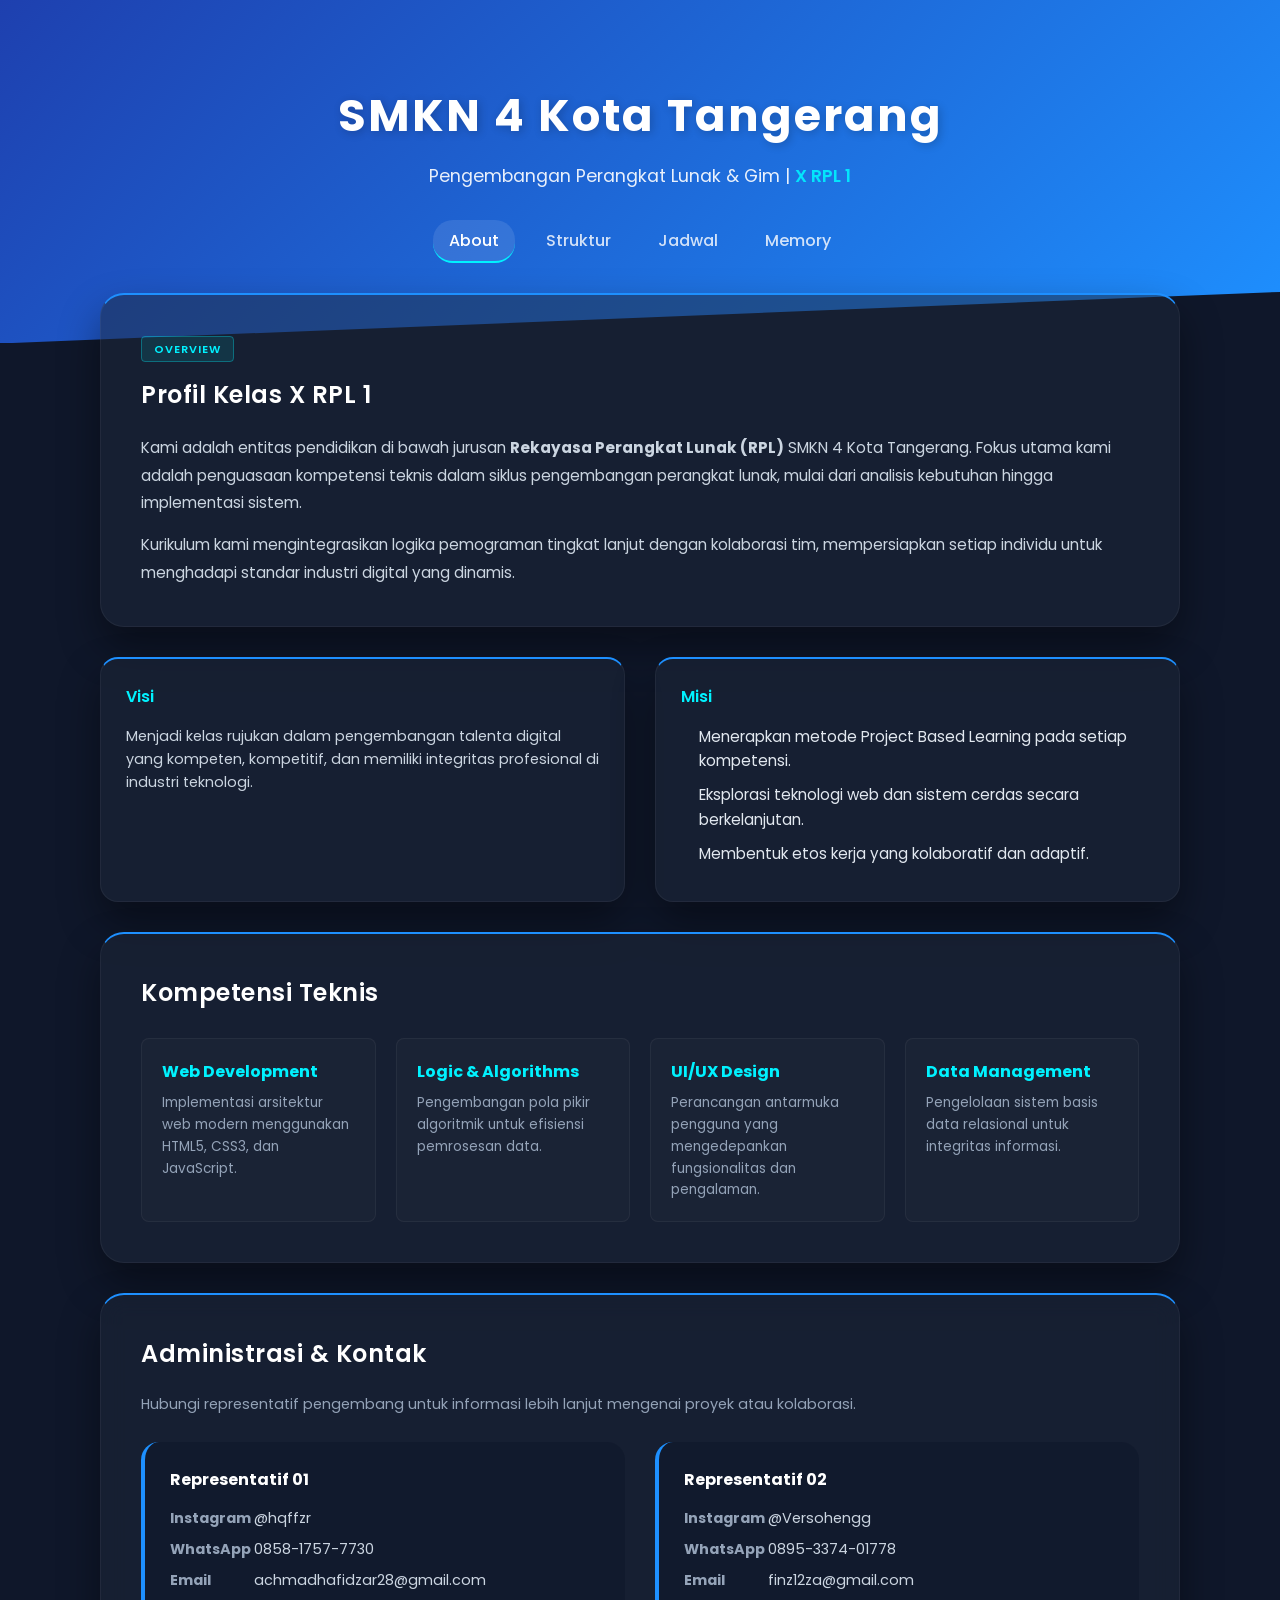
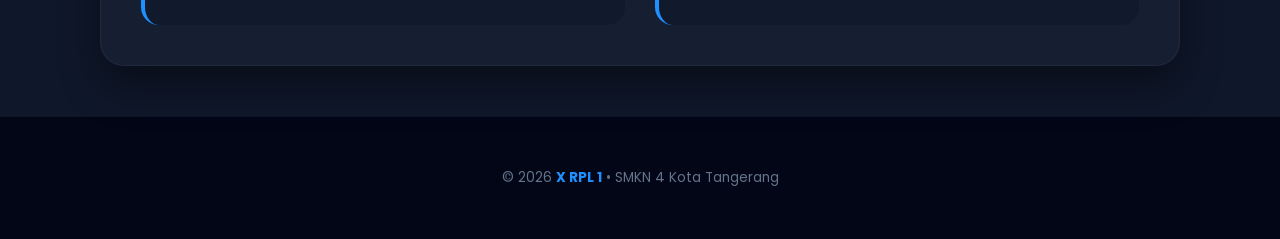
<file: index.html>
<!DOCTYPE html>
<html lang="id">
<head>
    <meta charset="UTF-8">
    <meta name="viewport" content="width=device-width, initial-scale=1.0">
    <title>About Us | X RPL 1 SMKN 4 Tangerang</title>
    <link rel="stylesheet" href="style.css">
    <link href="https://fonts.googleapis.com/css2?family=Poppins:wght@300;400;500;600&display=swap" rel="stylesheet">
    <style>
        /* Tambahan CSS untuk kesan Profesional */
        .section-title {
            font-size: 1.5rem;
            font-weight: 600;
            color: #fff;
            margin-bottom: 20px;
            letter-spacing: 0.5px;
        }

        .badge-alt {
            background: rgba(0, 242, 255, 0.1);
            color: #00f2ff;
            border: 1px solid rgba(0, 242, 255, 0.3);
            padding: 4px 12px;
            border-radius: 4px;
            font-size: 0.7rem;
            font-weight: 600;
            letter-spacing: 1px;
            text-transform: uppercase;
        }

        .article-body p {
            color: #cbd5e1;
            line-height: 1.8;
            font-size: 0.95rem;
        }

        .card-minimal {
            background: rgba(30, 41, 59, 0.5);
            border: 1px solid rgba(255, 255, 255, 0.05);
            border-top: 2px solid #1e90ff; /* Aksen tipis */
        }

        .career-item-clean {
            padding: 20px;
            border-radius: 8px;
            background: rgba(255, 255, 255, 0.02);
            border: 1px solid rgba(255, 255, 255, 0.05);
            transition: 0.3s ease;
        }

        .career-item-clean:hover {
            border-color: #1e90ff;
            background: rgba(30, 144, 255, 0.05);
        }

        .career-item-clean strong {
            color: #00f2ff;
            display: block;
            margin-bottom: 8px;
            font-size: 1rem;
        }

        .career-item-clean p {
            font-size: 0.85rem;
            color: #94a3b8;
            margin: 0;
        }

        .contact-list {
            list-style: none;
            padding: 0;
        }

        .contact-list li {
            font-size: 0.9rem;
            margin-bottom: 8px;
            color: #cbd5e1;
        }

        .contact-list strong {
            color: #94a3b8;
            width: 80px;
            display: inline-block;
        }
    </style>
</head>
<body>

<header>
    <div class="header-content fade-in">
        <h1>SMKN 4 Kota Tangerang</h1>
        <p>Pengembangan Perangkat Lunak & Gim | <span>X RPL 1</span></p>
    </div>
    <nav>
        <a href="index.html" class="active">About</a>
        <a href="struktur.html">Struktur</a>
        <a href="jadwal.html">Jadwal</a>
        <a href="memory.html">Memory</a>
    </nav>
</header>

<div class="container">

    <section class="fade-in">
        <article class="card card-minimal">
            <span class="badge-alt">Overview</span>
            <h3 class="section-title" style="margin-top: 15px;">Profil Kelas X RPL 1</h3>
            <div class="article-body">
                <p>
                    Kami adalah entitas pendidikan di bawah jurusan <strong>Rekayasa Perangkat Lunak (RPL)</strong> SMKN 4 Kota Tangerang. 
                    Fokus utama kami adalah penguasaan kompetensi teknis dalam siklus pengembangan perangkat lunak, mulai dari analisis kebutuhan hingga implementasi sistem.
                </p>
                <p style="margin-top:15px;">
                    Kurikulum kami mengintegrasikan logika pemograman tingkat lanjut dengan kolaborasi tim, mempersiapkan setiap individu untuk menghadapi standar industri digital yang dinamis.
                </p>
            </div>
        </article>
    </section>

    <section class="fade-in">
        <div class="kontak-wrapper">
            <div class="card kontak-column card-minimal" style="margin-bottom: 0;">
                <h4 style="color: #00f2ff; margin-bottom: 15px; font-weight: 600;">Visi</h4>
                <p style="font-size: 0.9rem; color: #cbd5e1;">Menjadi kelas rujukan dalam pengembangan talenta digital yang kompeten, kompetitif, dan memiliki integritas profesional di industri teknologi.</p>
            </div>
            <div class="card kontak-column card-minimal" style="margin-bottom: 0;">
                <h4 style="color: #00f2ff; margin-bottom: 15px; font-weight: 600;">Misi</h4>
                <ul class="article-body" style="padding-left: 18px; font-size: 0.9rem;">
                    <li>Menerapkan metode Project Based Learning pada setiap kompetensi.</li>
                    <li>Eksplorasi teknologi web dan sistem cerdas secara berkelanjutan.</li>
                    <li>Membentuk etos kerja yang kolaboratif dan adaptif.</li>
                </ul>
            </div>
        </div>
    </section>

    <section class="fade-in" style="margin-top: 30px;">
        <article class="card card-minimal">
            <h3 class="section-title">Kompetensi Teknis</h3>
            <div class="career-grid">
                <div class="career-item-clean">
                    <strong>Web Development</strong>
                    <p>Implementasi arsitektur web modern menggunakan HTML5, CSS3, dan JavaScript.</p>
                </div>
                <div class="career-item-clean">
                    <strong>Logic & Algorithms</strong>
                    <p>Pengembangan pola pikir algoritmik untuk efisiensi pemrosesan data.</p>
                </div>
                <div class="career-item-clean">
                    <strong>UI/UX Design</strong>
                    <p>Perancangan antarmuka pengguna yang mengedepankan fungsionalitas dan pengalaman.</p>
                </div>
                <div class="career-item-clean">
                    <strong>Data Management</strong>
                    <p>Pengelolaan sistem basis data relasional untuk integritas informasi.</p>
                </div>
            </div>
        </article>
    </section>

    <section id="hubungi" class="card card-minimal fade-in">
        <h3 class="section-title">Administrasi & Kontak</h3>
        <p style="color: #94a3b8; font-size: 0.9rem; margin-bottom: 25px;">Hubungi representatif pengembang untuk informasi lebih lanjut mengenai proyek atau kolaborasi.</p>

        <div class="kontak-wrapper">
            <div class="kontak-column">
                <h4 style="font-size: 1rem; color: #fff; margin-bottom: 15px;">Representatif 01</h4>
                <ul class="contact-list">
                    <li><strong>Instagram</strong> @hqffzr</li>
                    <li><strong>WhatsApp</strong> 0858-1757-7730</li>
                    <li><strong>Email</strong> achmadhafidzar28@gmail.com</li>
                </ul>
            </div>
            <div class="kontak-column">
                <h4 style="font-size: 1rem; color: #fff; margin-bottom: 15px;">Representatif 02</h4>
                <ul class="contact-list">
                    <li><strong>Instagram</strong> @Versohengg</li>
                    <li><strong>WhatsApp</strong> 0895-3374-01778</li>
                    <li><strong>Email</strong> finz12za@gmail.com</li>
                </ul>
            </div>
        </div>
    </section>

</div>

<footer>
    <p style="font-size: 0.85rem; color: #64748b;">&copy; 2026 <strong>X RPL 1</strong> • SMKN 4 Kota Tangerang</p>
</footer>

</body>
</html>
</file>
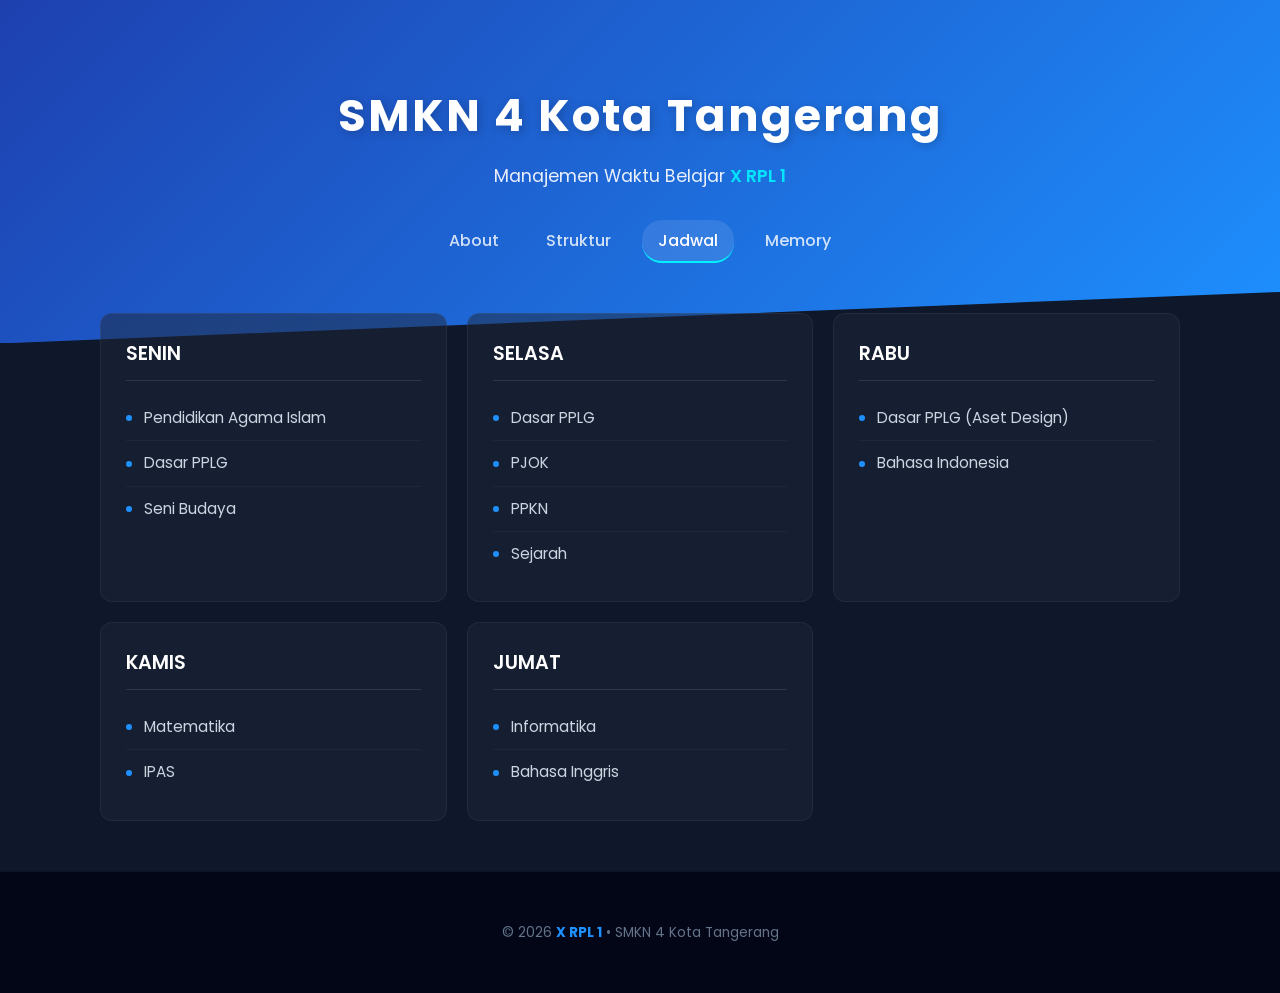
<file: jadwal.html>
<!DOCTYPE html>
<html lang="id">
<head>
    <meta charset="UTF-8">
    <meta name="viewport" content="width=device-width, initial-scale=1.0">
    <title>Jadwal Pelajaran | X RPL 1</title>
    <link rel="stylesheet" href="style.css">
    <link href="https://fonts.googleapis.com/css2?family=Poppins:wght@300;400;500;600&display=swap" rel="stylesheet">
    <style>
        /* Struktur Grid untuk Jadwal */
        .schedule-grid {
            display: grid;
            grid-template-columns: repeat(auto-fit, minmax(300px, 1fr));
            gap: 20px;
            margin-top: 20px;
        }

        .schedule-card {
            background: rgba(30, 41, 59, 0.5);
            border: 1px solid rgba(255, 255, 255, 0.05);
            border-radius: 12px;
            padding: 25px;
            transition: transform 0.3s ease, border-color 0.3s ease;
            display: flex;
            flex-direction: column;
        }

        .schedule-card:hover {
            border-color: #1e90ff;
            transform: translateY(-5px);
        }

        /* Penanda Hari Ini (Logic via CSS/JS) */
        .is-today {
            border: 1px solid #00f2ff;
            background: rgba(0, 242, 255, 0.05);
            box-shadow: 0 0 20px rgba(0, 242, 255, 0.1);
        }

        .day-title {
            font-size: 1.2rem;
            font-weight: 600;
            color: #fff;
            margin-bottom: 15px;
            padding-bottom: 10px;
            border-bottom: 1px solid rgba(255, 255, 255, 0.1);
            display: flex;
            justify-content: space-between;
            align-items: center;
        }

        .today-badge {
            font-size: 0.65rem;
            background: #00f2ff;
            color: #0f172a;
            padding: 2px 8px;
            border-radius: 4px;
            text-transform: uppercase;
            display: none; /* Muncul via JS atau Manual */
        }

        .is-today .today-badge {
            display: block;
        }

        /* List Mata Pelajaran */
        .subject-list {
            list-style: none;
            padding: 0;
        }

        .subject-item {
            padding: 10px 0;
            border-bottom: 1px solid rgba(255, 255, 255, 0.03);
            display: flex;
            align-items: center;
            color: #cbd5e1;
            font-size: 0.95rem;
        }

        .subject-item:last-child {
            border-bottom: none;
        }

        .subject-item::before {
            content: "";
            width: 6px;
            height: 6px;
            background: #1e90ff;
            border-radius: 50%;
            margin-right: 12px;
        }

        @media (max-width: 768px) {
            .schedule-grid {
                grid-template-columns: 1fr;
            }
        }
    </style>
</head>
<body>

<header>
    <div class="header-content fade-in">
        <h1>SMKN 4 Kota Tangerang</h1>
        <p>Manajemen Waktu Belajar <span>X RPL 1</span></p>
    </div>
    <nav>
        <a href="index.html">About</a>
        <a href="struktur.html">Struktur</a>
        <a href="jadwal.html" class="active">Jadwal</a>
        <a href="memory.html">Memory</a>
    </nav>
</header>

<div class="container">
    <section class="fade-in">
        <div class="schedule-grid">
            
            <article class="schedule-card" id="monday">
                <div class="day-title">
                    SENIN
                    <span class="today-badge">Hari Ini</span>
                </div>
                <ul class="subject-list">
                    <li class="subject-item">Pendidikan Agama Islam</li>
                    <li class="subject-item">Dasar PPLG</li>
                    <li class="subject-item">Seni Budaya</li>
                </ul>
            </article>

            <article class="schedule-card" id="tuesday">
                <div class="day-title">
                    SELASA
                    <span class="today-badge">Hari Ini</span>
                </div>
                <ul class="subject-list">
                    <li class="subject-item">Dasar PPLG</li>
                    <li class="subject-item">PJOK</li>
                    <li class="subject-item">PPKN</li>
                    <li class="subject-item">Sejarah</li>
                </ul>
            </article>

            <article class="schedule-card" id="wednesday">
                <div class="day-title">
                    RABU
                    <span class="today-badge">Hari Ini</span>
                </div>
                <ul class="subject-list">
                    <li class="subject-item">Dasar PPLG (Aset Design)</li>
                    <li class="subject-item">Bahasa Indonesia</li>
                </ul>
            </article>

            <article class="schedule-card" id="thursday">
                <div class="day-title">
                    KAMIS
                    <span class="today-badge">Hari Ini</span>
                </div>
                <ul class="subject-list">
                    <li class="subject-item">Matematika</li>
                    <li class="subject-item">IPAS</li>
                </ul>
            </article>

            <article class="schedule-card" id="friday">
                <div class="day-title">
                    JUMAT
                    <span class="today-badge">Hari Ini</span>
                </div>
                <ul class="subject-list">
                    <li class="subject-item">Informatika</li>
                    <li class="subject-item">Bahasa Inggris</li>
                </ul>
            </article>

        </div>
    </section>
</div>

<footer>
    <p style="font-size: 0.85rem; color: #64748b;">&copy; 2026 <strong>X RPL 1</strong> • SMKN 4 Kota Tangerang</p>
</footer>

<script>
    // Script sederhana untuk menyoroti hari ini secara otomatis
    const days = ['sunday', 'monday', 'tuesday', 'wednesday', 'thursday', 'friday', 'saturday'];
    const today = new Date().getDay();
    const currentDayId = days[today];
    
    if (currentDayId && currentDayId !== 'sunday' && currentDayId !== 'saturday') {
        document.getElementById(currentDayId).classList.add('is-today');
    }
</script>

</body>
</html>
</file>
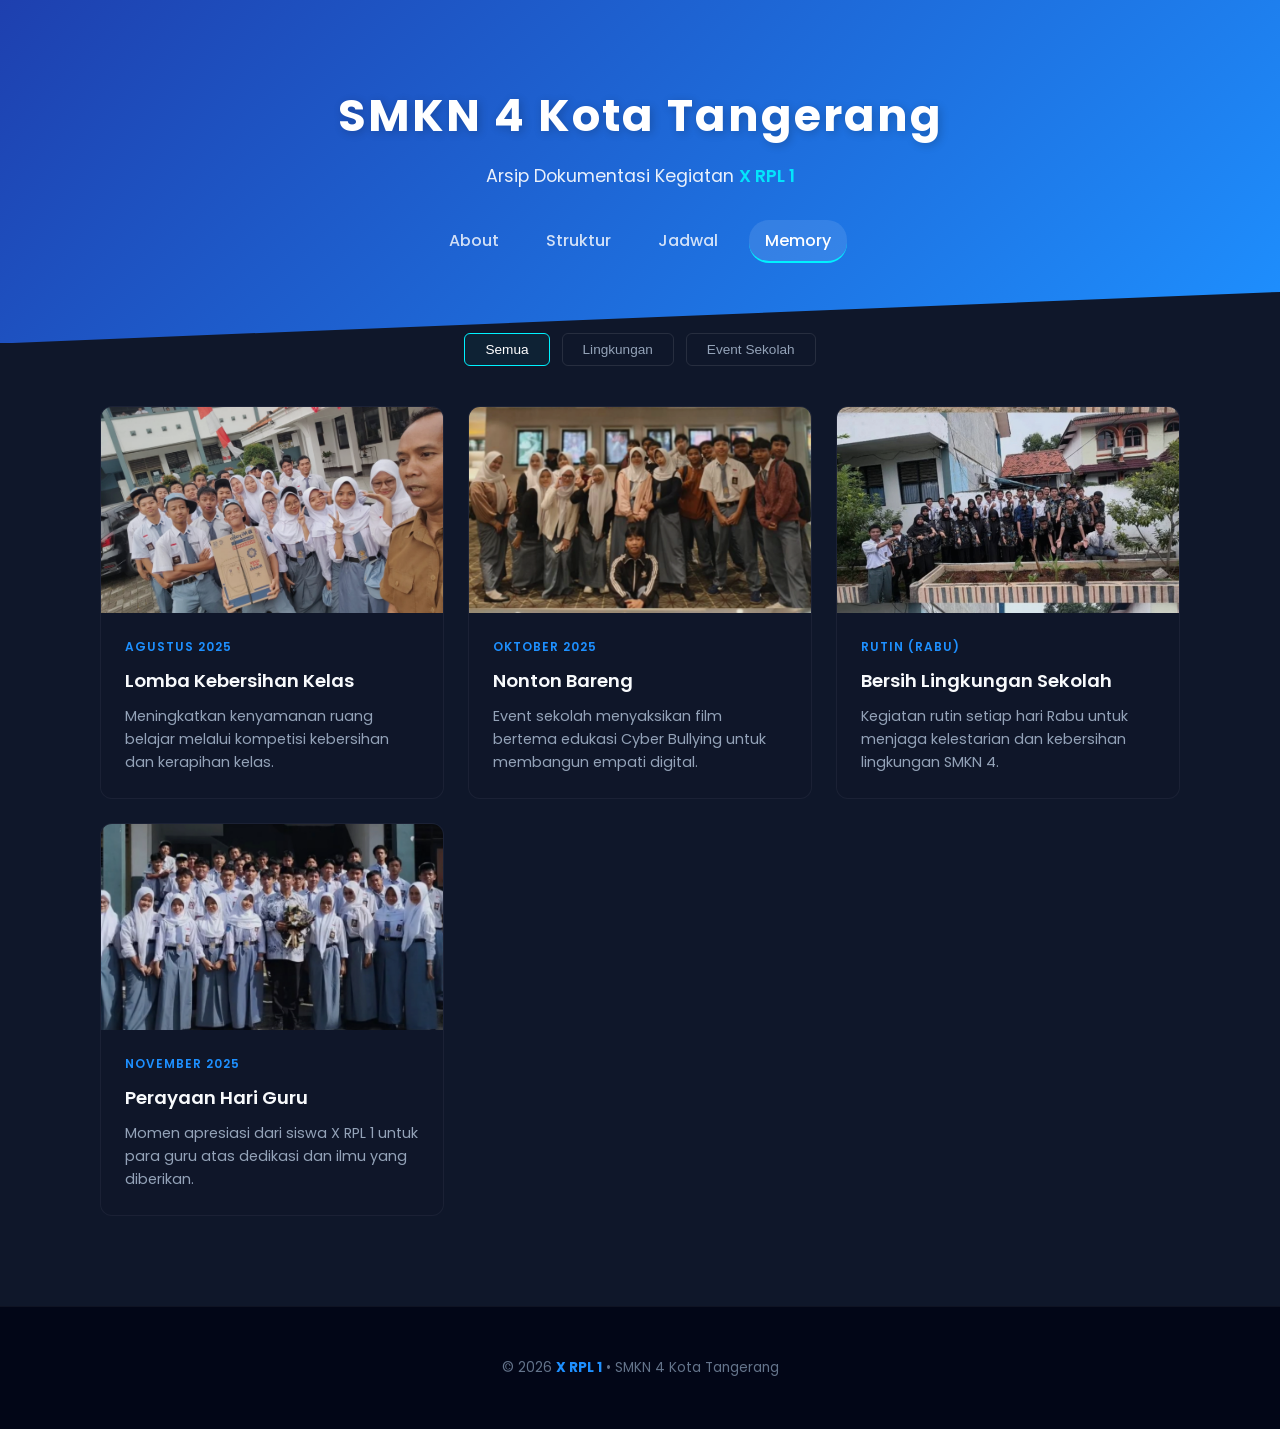
<file: memory.html>
<!DOCTYPE html>
<html lang="id">
<head>
    <meta charset="UTF-8">
    <meta name="viewport" content="width=device-width, initial-scale=1.0">
    <title>Memory Lane | X RPL 1</title>
    <link rel="stylesheet" href="style.css">
    <link href="https://fonts.googleapis.com/css2?family=Poppins:wght@300;400;500;600&display=swap" rel="stylesheet">
    <style>
        .memory-section {
            padding: 40px 0;
        }

        .filter-nav {
            display: flex;
            justify-content: center;
            gap: 12px;
            margin-bottom: 40px;
            flex-wrap: wrap;
        }

        .filter-btn {
            background: transparent;
            border: 1px solid rgba(255, 255, 255, 0.1);
            color: #94a3b8;
            padding: 8px 20px;
            border-radius: 6px;
            font-size: 0.85rem;
            font-weight: 500;
            cursor: pointer;
            transition: all 0.3s ease;
        }

        .filter-btn.active, .filter-btn:hover {
            border-color: #00f2ff;
            color: #fff;
            background: rgba(0, 242, 255, 0.05);
        }

        .memory-grid {
            display: grid;
            grid-template-columns: repeat(auto-fill, minmax(320px, 1fr));
            gap: 24px;
        }

        .memory-card {
            background: rgba(15, 23, 42, 0.6);
            border: 1px solid rgba(255, 255, 255, 0.05);
            border-radius: 12px;
            overflow: hidden;
            transition: all 0.4s cubic-bezier(0.165, 0.84, 0.44, 1);
        }

        /* Logic Show/Hide */
        .memory-card.hidden {
            display: none;
        }

        .memory-card:hover {
            transform: translateY(-5px);
            border-color: rgba(0, 242, 255, 0.4);
            box-shadow: 0 20px 40px rgba(0, 0, 0, 0.4);
        }

        .img-wrapper {
            position: relative;
            width: 100%;
            padding-top: 60%;
            overflow: hidden;
            background: #1e293b;
        }

        .img-wrapper img {
            position: absolute;
            top: 0;
            left: 0;
            width: 100%;
            height: 100%;
            object-fit: cover;
            transition: transform 0.8s ease;
            opacity: 0.9;
        }

        .memory-card:hover img {
            transform: scale(1.05);
            opacity: 1;
        }

        .memory-info {
            padding: 24px;
        }

        .memory-date {
            font-size: 0.75rem;
            color: #1e90ff;
            font-weight: 600;
            text-transform: uppercase;
            letter-spacing: 1px;
            display: block;
            margin-bottom: 10px;
        }

        .memory-info h4 {
            color: #f8fafc;
            font-size: 1.15rem;
            margin-bottom: 10px;
            font-weight: 600;
        }

        .memory-info p {
            color: #94a3b8;
            font-size: 0.9rem;
            line-height: 1.6;
            margin: 0;
        }

        @media (max-width: 768px) {
            .memory-grid {
                grid-template-columns: 1fr;
            }
        }
    </style>
</head>
<body>

<header>
    <div class="header-content fade-in">
        <h1>SMKN 4 Kota Tangerang</h1>
        <p>Arsip Dokumentasi Kegiatan <span>X RPL 1</span></p>
    </div>
    <nav>
        <a href="index.html">About</a>
        <a href="struktur.html">Struktur</a>
        <a href="jadwal.html">Jadwal</a>
        <a href="memory.html" class="active">Memory</a>
    </nav>
</header>

<div class="container">
    <div class="memory-section">
        
        <div class="filter-nav fade-in">
            <button class="filter-btn active" data-filter="all">Semua</button>
            <button class="filter-btn" data-filter="lingkungan">Lingkungan</button>
            <button class="filter-btn" data-filter="event">Event Sekolah</button>
        </div>

        <section class="memory-grid fade-in">
            
            <article class="memory-card" data-category="lingkungan">
                <div class="img-wrapper">
                    <img src="img/bersihkelas.jpg" alt="Lomba Kebersihan Kelas">
                </div>
                <div class="memory-info">
                    <span class="memory-date">Agustus 2025</span>
                    <h4>Lomba Kebersihan Kelas</h4>
                    <p>Meningkatkan kenyamanan ruang belajar melalui kompetisi kebersihan dan kerapihan kelas.</p>
                </div>
            </article>

            <article class="memory-card" data-category="event">
                <div class="img-wrapper">
                    <img src="img/nonton.jpg" alt="Nonton Bareng">
                </div>
                <div class="memory-info">
                    <span class="memory-date">Oktober 2025</span>
                    <h4>Nonton Bareng</h4>
                    <p>Event sekolah menyaksikan film bertema edukasi Cyber Bullying untuk membangun empati digital.</p>
                </div>
            </article>

            <article class="memory-card" data-category="lingkungan">
                <div class="img-wrapper">
                    <img src="img/kegiatanbersih.jpg" alt="Pembersihan Lingkungan Sekolah">
                </div>
                <div class="memory-info">
                    <span class="memory-date">Rutin (Rabu)</span>
                    <h4>Bersih Lingkungan Sekolah</h4>
                    <p>Kegiatan rutin setiap hari Rabu untuk menjaga kelestarian dan kebersihan lingkungan SMKN 4.</p>
                </div>
            </article>

            <article class="memory-card" data-category="event">
                <div class="img-wrapper">
                    <img src="img/teacherday.jpg" alt="Hari Guru">
                </div>
                <div class="memory-info">
                    <span class="memory-date">November 2025</span>
                    <h4>Perayaan Hari Guru</h4>
                    <p>Momen apresiasi dari siswa X RPL 1 untuk para guru atas dedikasi dan ilmu yang diberikan.</p>
                </div>
            </article>

        </section>
    </div>
</div>

<footer>
    <p style="font-size: 0.85rem; color: #64748b;">&copy; 2026 <strong>X RPL 1</strong> • SMKN 4 Kota Tangerang</p>
</footer>

<script>
    const filterButtons = document.querySelectorAll('.filter-btn');
    const cards = document.querySelectorAll('.memory-card');

    filterButtons.forEach(button => {
        button.addEventListener('click', () => {
            // Ubah tombol aktif
            filterButtons.forEach(btn => btn.classList.remove('active'));
            button.classList.add('active');

            const filterValue = button.getAttribute('data-filter');

            cards.forEach(card => {
                if (filterValue === 'all' || card.getAttribute('data-category') === filterValue) {
                    card.classList.remove('hidden');
                } else {
                    card.classList.add('hidden');
                }
            });
        });
    });
</script>

</body>
</html>
</file>
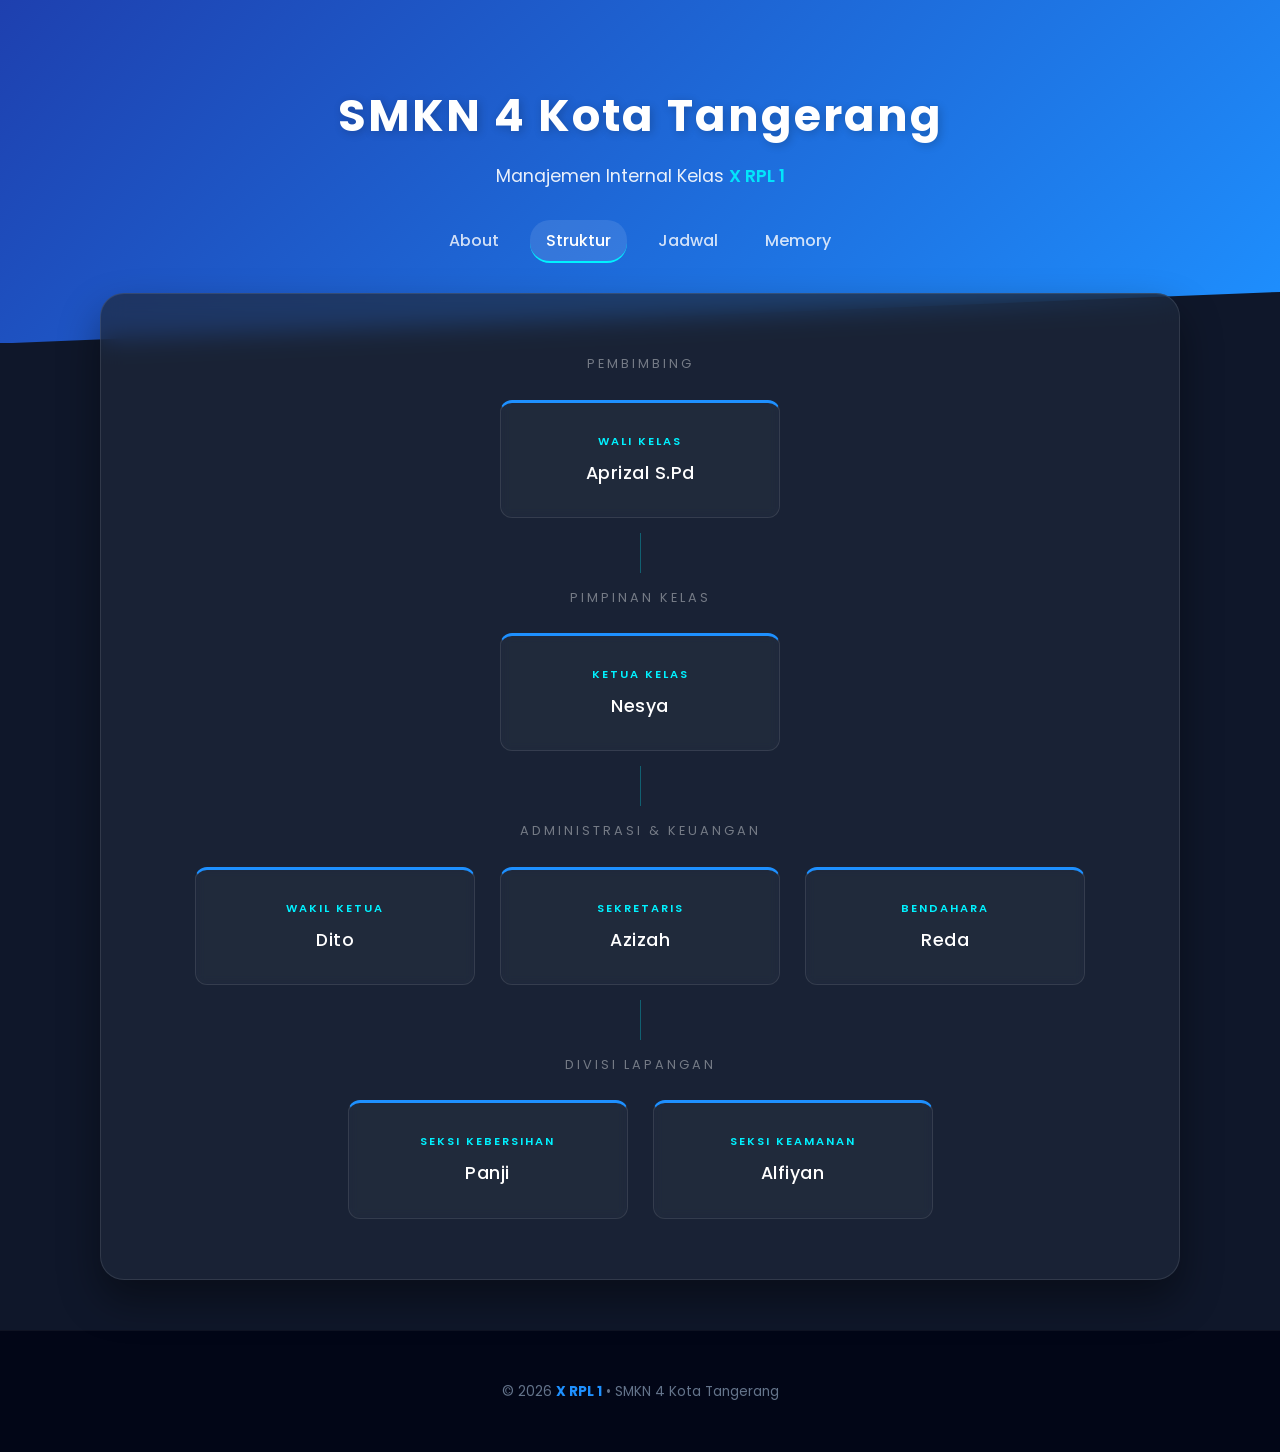
<file: struktur.html>
<!DOCTYPE html>
<html lang="id">
<head>
    <meta charset="UTF-8">
    <meta name="viewport" content="width=device-width, initial-scale=1.0">
    <title>Struktur Organisasi | X RPL 1</title>
    <link rel="stylesheet" href="style.css">
    <link href="https://fonts.googleapis.com/css2?family=Poppins:wght@300;400;500;600&display=swap" rel="stylesheet">
    <style>
        /* Override & Additional Styles for Professional Look */
        .structure-wrapper {
            display: flex;
            flex-direction: column;
            align-items: center;
            gap: 15px;
            padding: 20px 0;
        }

        .role-group {
            display: flex;
            justify-content: center;
            flex-wrap: wrap;
            gap: 25px;
            width: 100%;
        }

        .member-card {
            background: rgba(255, 255, 255, 0.02);
            border: 1px solid rgba(255, 255, 255, 0.1);
            border-top: 3px solid #1e90ff; /* Aksen garis atas profesional */
            border-radius: 12px;
            padding: 30px 20px;
            text-align: center;
            min-width: 240px;
            flex: 0 1 280px;
            transition: all 0.3s ease;
            backdrop-filter: blur(5px);
        }

        .member-card:hover {
            background: rgba(30, 144, 255, 0.05);
            border-color: #00f2ff;
            transform: translateY(-5px);
            box-shadow: 0 10px 25px rgba(0, 0, 0, 0.2);
        }

        /* Label Jabatan */
        .role-label {
            color: #00f2ff;
            font-size: 0.7rem;
            font-weight: 600;
            text-transform: uppercase;
            letter-spacing: 2px;
            display: block;
            margin-bottom: 8px;
        }

        .member-card h4 {
            color: #ffffff;
            font-weight: 500;
            font-size: 1.1rem;
            letter-spacing: 0.5px;
        }

        /* Garis Penghubung Minimalis */
        .line {
            width: 1px;
            height: 40px;
            background: rgba(0, 242, 255, 0.3);
        }

        /* Section Title di dalam Card */
        .tier-title {
            font-size: 0.8rem;
            color: rgba(255, 255, 255, 0.4);
            margin-bottom: 10px;
            text-transform: uppercase;
            letter-spacing: 3px;
        }

        /* Responsive */
        @media (max-width: 768px) {
            .member-card {
                flex: 1 1 100%;
                padding: 20px;
            }
            .role-group {
                gap: 15px;
            }
        }
    </style>
</head>
<body>

<header>
    <div class="header-content">
        <h1>SMKN 4 Kota Tangerang</h1>
        <p>Manajemen Internal Kelas <span>X RPL 1</span></p>
    </div>
    <nav>
        <a href="index.html">About</a>
        <a href="struktur.html" class="active">Struktur</a>
        <a href="jadwal.html">Jadwal</a>
        <a href="memory.html">Memory</a>
    </nav>
</header>

<div class="container">
    <section class="card fade-in">
        <div class="structure-wrapper">
            
            <p class="tier-title">Pembimbing</p>
            <div class="role-group">
                <div class="member-card">
                    <span class="role-label">Wali Kelas</span>
                    <h4>Aprizal S.Pd</h4>
                </div>
            </div>

            <div class="line"></div>

            <p class="tier-title">Pimpinan Kelas</p>
            <div class="role-group">
                <div class="member-card">
                    <span class="role-label">Ketua Kelas</span>
                    <h4>Nesya</h4>
                </div>
            </div>

            <div class="line"></div>

            <p class="tier-title">Administrasi & Keuangan</p>
            <div class="role-group">
                <div class="member-card">
                    <span class="role-label">Wakil Ketua</span>
                    <h4>Dito</h4>
                </div>
                <div class="member-card">
                    <span class="role-label">Sekretaris</span>
                    <h4>Azizah</h4>
                </div>
                <div class="member-card">
                    <span class="role-label">Bendahara</span>
                    <h4>Reda</h4>
                </div>
            </div>

            <div class="line"></div>

            <p class="tier-title">Divisi Lapangan</p>
            <div class="role-group">
                <div class="member-card">
                    <span class="role-label">Seksi Kebersihan</span>
                    <h4>Panji</h4>
                </div>
                <div class="member-card">
                    <span class="role-label">Seksi Keamanan</span>
                    <h4>Alfiyan</h4>
                </div>
            </div>

        </div>
    </section>
</div>

<footer>
    <p style="font-size: 0.85rem; color: #64748b;">&copy; 2026 <strong>X RPL 1</strong> • SMKN 4 Kota Tangerang</p>
</footer>

</body>
</html>
</file>
<file: style.css>
/* ========================================
   STYLE UNTUK: SMKN 4 KOTA TANGERANG 
   THEME: MODERN DARK & GLASSMORPHISM
   ========================================
*/

/* Import Font dari Google Fonts */
@import url('https://fonts.googleapis.com/css2?family=Poppins:wght@300;400;500;600;700&display=swap');

/* Reset Dasar */
* {
    margin: 0;
    padding: 0;
    box-sizing: border-box;
}

body {
    font-family: 'Poppins', sans-serif;
    background-color: #0f172a; /* Warna latar gelap navy */
    color: #e2e8f0;
    line-height: 1.6;
    overflow-x: hidden;
}

/* --- HEADER & NAVIGATION --- */
header {
    background: linear-gradient(135deg, #1e40af 0%, #1e90ff 100%);
    padding: 80px 20px;
    text-align: center;
    color: white;
    /* Efek potongan miring di bagian bawah */
    clip-path: polygon(0 0, 100% 0, 100% 85%, 0 100%);
}

.header-content h1 {
    font-size: clamp(1.8rem, 5vw, 2.8rem); /* Ukuran teks adaptif */
    letter-spacing: 2px;
    font-weight: 700;
    margin-bottom: 10px;
    text-shadow: 2px 2px 10px rgba(0, 0, 0, 0.2);
}

header p {
    font-size: 1.1rem;
    opacity: 0.9;
}

header p span {
    color: #00f2ff;
    font-weight: 600;
}

nav {
    margin-top: 30px;
    display: flex;
    justify-content: center;
    flex-wrap: wrap; /* Agar menu turun jika layar sempit */
    gap: 15px;
}

nav a {
    color: rgba(255, 255, 255, 0.8);
    text-decoration: none;
    font-weight: 500;
    padding: 8px 16px;
    border-radius: 20px;
    transition: all 0.3s ease;
    border-bottom: 2px solid transparent;
}

nav a:hover, nav a.active {
    color: #fff;
    background: rgba(255, 255, 255, 0.1);
    border-bottom: 2px solid #00f2ff;
}

/* --- CONTAINER & CARDS --- */
.container {
    width: 90%;
    max-width: 1100px;
    margin: -50px auto 50px; /* Menarik konten ke atas agar overlap dengan header */
    padding: 0 10px;
}

.card {
    background: rgba(30, 41, 59, 0.7);
    backdrop-filter: blur(12px); /* Efek Kaca */
    -webkit-backdrop-filter: blur(12px);
    border: 1px solid rgba(255, 255, 255, 0.1);
    padding: 40px;
    border-radius: 24px;
    margin-bottom: 30px;
    box-shadow: 0 20px 40px rgba(0, 0, 0, 0.4);
    transition: transform 0.3s ease;
}

.card:hover {
    transform: translateY(-5px); /* Efek melayang halus saat hover */
}

h2, h3 {
    color: #00f2ff;
    margin-bottom: 20px;
    font-weight: 600;
}

/* --- CAREER GRID --- */
.career-grid {
    display: grid;
    grid-template-columns: repeat(auto-fit, minmax(200px, 1fr));
    gap: 20px;
    margin-top: 25px;
}

.career-item {
    background: rgba(255, 255, 255, 0.05);
    padding: 20px;
    border-radius: 15px;
    text-align: center;
    border: 1px solid rgba(30, 144, 255, 0.3);
    font-weight: 500;
    transition: 0.3s;
}

.career-item:hover {
    background: #1e90ff;
    color: white;
    box-shadow: 0 0 15px rgba(30, 144, 255, 0.6);
}

/* --- FEEDBACK / CONTACT SECTION --- */
.kontak-wrapper {
    display: flex;
    flex-wrap: wrap; /* Responsif: Berjejer di laptop, tumpuk di HP */
    gap: 30px;
}

.kontak-column {
    flex: 1;
    min-width: 280px;
    background: rgba(15, 23, 42, 0.5);
    padding: 25px;
    border-radius: 18px;
    border-left: 4px solid #1e90ff;
}

.kontak-column h4 {
    margin-bottom: 15px;
    color: #fff;
}

.kontak-column ul {
    list-style: none;
}

.kontak-column li {
    margin-bottom: 10px;
    font-size: 0.95rem;
}

.kontak-column strong {
    color: #00f2ff;
}

/* --- FOOTER --- */
footer {
    background: #020617;
    color: #94a3b8;
    padding: 50px 20px;
    text-align: center;
    border-top: 1px solid rgba(255, 255, 255, 0.05);
}

footer strong {
    color: #1e90ff;
}

/* --- ANIMASI --- */
.fade-in {
    animation: fadeInUp 0.8s ease-out forwards;
}

@keyframes fadeInUp {
    from {
        opacity: 0;
        transform: translateY(30px);
    }
    to {
        opacity: 1;
        transform: translateY(0);
    }
}

/* --- MEDIA QUERIES (RESPONSIF HP) --- */
@media (max-width: 768px) {
    header {
        padding: 60px 15px;
        clip-path: polygon(0 0, 100% 0, 100% 92%, 0 100%);
    }

    .container {
        width: 95%;
        margin-top: -30px;
    }

    .card {
        padding: 25px;
    }

    nav {
        gap: 8px;
    }

    nav a {
        padding: 6px 12px;
        font-size: 0.85rem;
    }
}

/* Badge Style */
.badge {
    background: #00f2ff;
    color: #0f172a;
    display: inline-block;
    padding: 4px 12px;
    border-radius: 6px;
    font-size: 0.75rem;
    font-weight: 700;
    margin-bottom: 10px;
}

/* Custom List Style */
.custom-list {
    list-style: none;
    padding-left: 0 !important;
    margin-top: 15px;
}

.custom-list li {
    margin-bottom: 10px;
    font-size: 0.9rem;
    position: relative;
    padding-left: 25px;
}

.custom-list li::before {
    content: '▹';
    position: absolute;
    left: 0;
    color: #00f2ff;
    font-weight: bold;
}

/* Mini Cards for Tech Stack */
.card-mini {
    background: rgba(255, 255, 255, 0.03) !important;
    border: 1px solid rgba(255, 255, 255, 0.05) !important;
    padding: 20px !important;
    text-align: left !important;
}

.card-mini .icon {
    font-size: 1.8rem;
    margin-bottom: 10px;
}

.card-mini p {
    font-size: 0.85rem;
    opacity: 0.8;
    margin-top: 5px;
}

/* Info Box for Contact */
.info-box {
    background: rgba(15, 23, 42, 0.6);
    padding: 20px;
    border-radius: 15px;
    border: 1px solid rgba(0, 242, 255, 0.1);
}

/* Responsive Image */
.main-img {
    width: 100%;
    height: auto;
    border-radius: 15px;
    margin-top: 25px;
    box-shadow: 0 10px 30px rgba(0,0,0,0.4);
}

/* Media Query untuk Layar Kecil (Mobile) */
@media (max-width: 768px) {
    .container {
        width: 95%;
        margin-top: -30px;
    }
    
    .card {
        padding: 20px;
    }

    .career-grid {
        grid-template-columns: 1fr; /* Satu kolom di HP */
    }

    .kontak-column {
        min-width: 100%; /* Full width di HP */
    }
}
</file>
